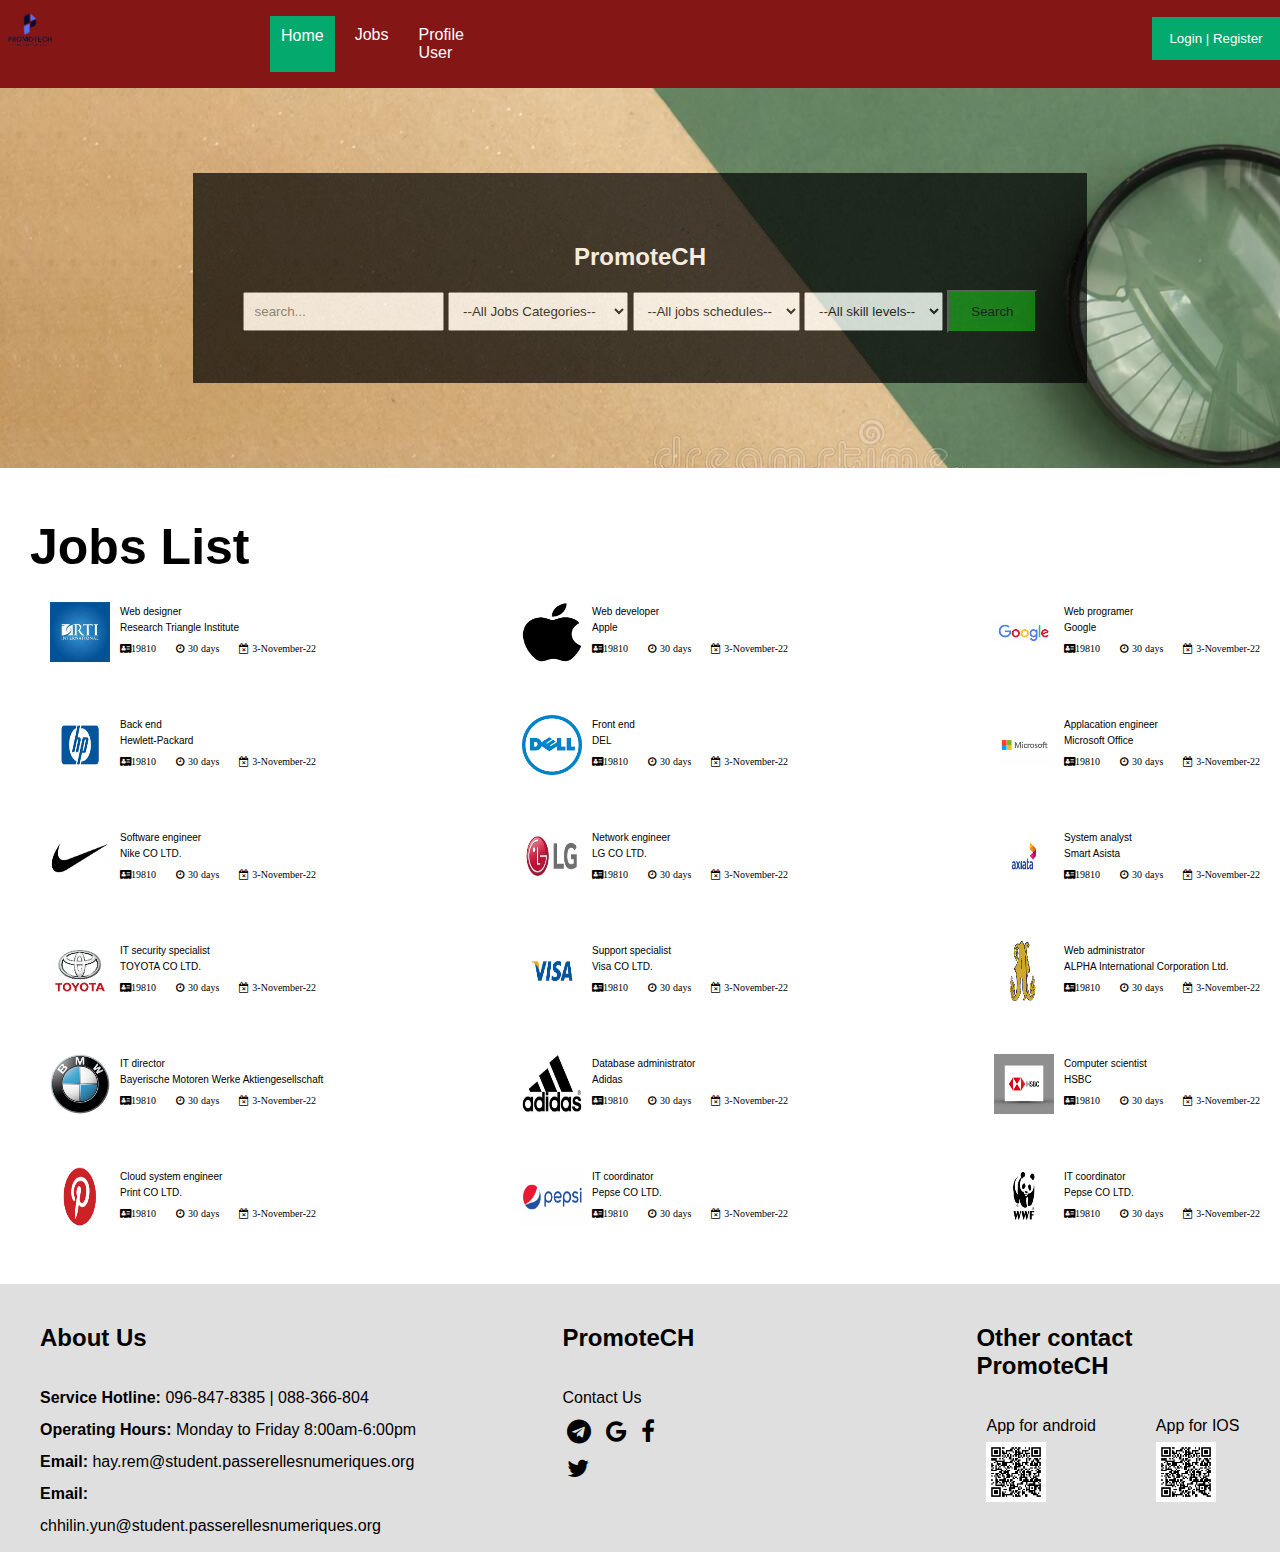
<file: index.html>
<!DOCTYPE html>
<html lang="en">
<head>
    <meta charset="UTF-8">
    <meta http-equiv="X-UA-Compatible" content="IE=edge">
    <meta name="viewport" content="width=device-width, initial-scale=1.0">
    <title>Home</title>
    <link rel="stylesheet" href="https://cdnjs.cloudflare.com/ajax/libs/font-awesome/4.7.0/css/font-awesome.min.css">
    <link rel="stylesheet" href="css/main.min.css">
    <link rel="stylesheet" href="css/home.min.css">
    
</head>
<body>
    <div class="container">
        <nav>
            <img src="image/logo.png" width="70px">
            <ul>
                <li class="active"><a href="#">Home</a></li>
                <li><a href="jobs/jobs.html">Jobs</a></li>
                <li><a href="profile/profile.html">Profile User</a></li>
            </ul>
            <div class="dropdown">
                <button class="dropbtn">Login | Register</button>
                <div class="dropdown-content">
                  <a href="login/login.html">Login</a>
                  <a href="register/register.html">Register</a>
                </div>
            </div>
        </nav>
        <div class="main">
            <div class="main-top">
                <div class="top">
                    <h2>PromoteCH</h2>
                    <div class="btn-search">
                        <input type="search" placeholder="search...">
                        <select name="jobs" id="jobs" >
                            <option value="choose" selected disabled >--All Jobs Categories--</option>
                            <option value="design">Web designer</option>
                            <option value="develop">Web developer</option>
                            <option value="program">Web programer</option>
                            <option value="back">Back end</option>
                            <option value="font">Front end</option>
                            <option value="data">Data scientist</option>
                            <option value="director">IT director</option>
                            <option value="database">Database administrator</option>
                            <option value="computer">Computer scientist</option>
                            <option value="web">Web administrator</option>
                            <option value="software">Software engineer</option>
                            <option value="software">Cloud system engineer</option>
                            <option value="software">Cloud system engineer</option>
                        </select>
                        <select name="schedaul" id="schedules">
                            <option value="choose" selected disabled>--All jobs schedules--</option>
                            <option value="full">Full-time</option>
                            <option value="part">Part-time</option>
                            <option value="short">Short-term</option>
                            <option value="intern">Internship</option>
                        </select>
                        <select name="level" id="level">
                            <option value="low" selected disabled>--All skill levels--</option>
                            <option value="low">Low skill</option>
                            <option value="medium">Medium skill</option>
                            <option value="high">High skill</option>
                        </select>
                        <button><a href="jobs/jobs.html">Search</a></button>
                    </div>
                </div>
            </div>
            <div class="main-center">
                <div class="lists">
                    <div class="jobs">
                        <h1>Jobs List</h1>
                    </div>
                    <ul>
                        <div class="jobs-detail">
                            <img src="image/rti.png">
                            <div class="detail">
                                <li><a>Web designer</a></li>
                                <span>Research Triangle Institute</span>
                                <div class="inp">
                                    <div class="id">
                                        <i class="fa fa-address-card" aria-hidden="true">19810</i>
                                    </div>
                                    <div class="clock">
                                        <i class="fa fa-clock-o" aria-hidden="true"> 30 days</i>
                                    </div>
                                    <div class="deadline">
                                        <i class="fa fa-calendar-times-o" aria-hidden="true"> 3-November-22</i>
                                    </div>
                                </div>
                            </div>
                        </div>
                        <div class="jobs-detail">
                            <img src="image/apple.png">
                            <div class="detail">
                                <li><a>Web developer</a></li>
                                <span>Apple</span>
                                <div class="inp">
                                    <div class="id">
                                        <i class="fa fa-address-card" aria-hidden="true">19810</i>
                                    </div>
                                    <div class="clock">
                                        <i class="fa fa-clock-o" aria-hidden="true"> 30 days</i>
                                    </div>
                                    <div class="deadline">
                                        <i class="fa fa-calendar-times-o" aria-hidden="true"> 3-November-22</i>
                                    </div>
                                </div>
                            </div>
                        </div>
                        <div class="jobs-detail">
                            <img src="image/google.png">
                            <div class="detail">
                                <li><a>Web programer</a></li>
                                <span>Google</span>
                                <div class="inp">
                                    <div class="id">
                                        <i class="fa fa-address-card" aria-hidden="true">19810</i>
                                    </div>
                                    <div class="clock">
                                        <i class="fa fa-clock-o" aria-hidden="true"> 30 days</i>
                                    </div>
                                    <div class="deadline">
                                        <i class="fa fa-calendar-times-o" aria-hidden="true"> 3-November-22</i>
                                    </div>
                                </div>
                            </div>
                        </div>
                    </ul>
                </div>
                <div class="lists">
                    <ul>
                        <div class="jobs-detail">
                            <img src="image/hp.png">
                            <div class="deatail">
                                <li><a>Back end</a></li>
                                <span>Hewlett-Packard</span>
                                <div class="inp">
                                    <div class="id">
                                        <i class="fa fa-address-card" aria-hidden="true">19810</i>
                                    </div>
                                    <div class="clock">
                                        <i class="fa fa-clock-o" aria-hidden="true"> 30 days</i>
                                    </div>
                                    <div class="deadline">
                                        <i class="fa fa-calendar-times-o" aria-hidden="true"> 3-November-22</i>
                                    </div>
                                </div>
                            </div>
                        </div>                                                              
                        <div class="jobs-detail">
                            <img src="image/del.png">
                            <div class="detail">
                                <li><a>Front end</a></li>
                                <span>DEL</span>
                                <div class="inp">
                                    <div class="id">
                                        <i class="fa fa-address-card" aria-hidden="true">19810</i>
                                    </div>
                                    <div class="clock">
                                        <i class="fa fa-clock-o" aria-hidden="true"> 30 days</i>
                                    </div>
                                    <div class="deadline">
                                        <i class="fa fa-calendar-times-o" aria-hidden="true"> 3-November-22</i>
                                    </div>
                                </div>
                            </div>
                        </div>   
                        <div class="jobs-detail">
                            <img src="image/microsoft.png">
                            <div class="detail">
                                <li><a>Applacation engineer</a></li>
                                <span>Microsoft Office</span>
                                <div class="inp">
                                    <div class="id">
                                        <i class="fa fa-address-card" aria-hidden="true">19810</i>
                                    </div>
                                    <div class="clock">
                                        <i class="fa fa-clock-o" aria-hidden="true"> 30 days</i>
                                    </div>
                                    <div class="deadline">
                                        <i class="fa fa-calendar-times-o" aria-hidden="true"> 3-November-22</i>
                                    </div>
                                </div>
                            </div>
                        </div>
                    </ul>
                </div>
                <div class="lists">
                    <ul>                            
                        <div class="jobs-detail">
                            <img src="image/nike.png">
                            <div class="detail">
                                <li><a>Software engineer</a></li>
                                <span>Nike CO LTD.</span>
                                <div class="inp">
                                    <div class="id">
                                        <i class="fa fa-address-card" aria-hidden="true">19810</i>
                                    </div>
                                    <div class="clock">
                                        <i class="fa fa-clock-o" aria-hidden="true"> 30 days</i>
                                    </div>
                                    <div class="deadline">
                                        <i class="fa fa-calendar-times-o" aria-hidden="true"> 3-November-22</i>
                                    </div>
                                </div>
                            </div>
                        </div>                            
                        <div class="jobs-detail">
                            <img src="image/lg.png">
                            <div class="detail">
                                <li><a>Network engineer</a></li>
                                <span>LG CO LTD.</span>
                                <div class="inp">
                                    <div class="id">
                                        <i class="fa fa-address-card" aria-hidden="true">19810</i>
                                    </div>
                                    <div class="clock">
                                        <i class="fa fa-clock-o" aria-hidden="true"> 30 days</i>
                                    </div>
                                    <div class="deadline">
                                        <i class="fa fa-calendar-times-o" aria-hidden="true"> 3-November-22</i>
                                    </div>
                                </div>
                            </div>
                        </div>                                                           
                        <div class="jobs-detail">
                            <img src="image/smart.png">
                            <div class="detail">
                                <li><a>System analyst</a></li>
                                <span>Smart Asista</span>
                                <div class="inp">
                                    <div class="id">
                                        <i class="fa fa-address-card" aria-hidden="true">19810</i>
                                    </div>
                                    <div class="clock">
                                        <i class="fa fa-clock-o" aria-hidden="true"> 30 days</i>
                                    </div>
                                    <div class="deadline">
                                        <i class="fa fa-calendar-times-o" aria-hidden="true"> 3-November-22</i>
                                    </div>
                                </div>
                            </div>
                        </div>
                    </ul>
                </div> 
                <div class="list">
                    <ul>
                        <div class="jobs-detail">
                            <img src="image/toyota.png">
                            <div class="detail">
                                <li><a>IT security specialist</a></li>
                                <span>TOYOTA CO LTD.</span>
                                <div class="inp">
                                    <div class="id">
                                        <i class="fa fa-address-card" aria-hidden="true">19810</i>
                                    </div>
                                    <div class="clock">
                                        <i class="fa fa-clock-o" aria-hidden="true"> 30 days</i>
                                    </div>
                                    <div class="deadline">
                                        <i class="fa fa-calendar-times-o" aria-hidden="true"> 3-November-22</i>
                                    </div>
                                </div>
                            </div>
                        </div>
                        <div class="jobs-detail">
                            <img src="image/visapng.jpg">
                            <div class="detail">
                                <li><a>Support specialist</a></li>
                                <span>Visa CO LTD.</span>
                                <div class="inp">
                                    <div class="id">
                                        <i class="fa fa-address-card" aria-hidden="true">19810</i>
                                    </div>
                                    <div class="clock">
                                        <i class="fa fa-clock-o" aria-hidden="true"> 30 days</i>
                                    </div>
                                    <div class="deadline">
                                        <i class="fa fa-calendar-times-o" aria-hidden="true"> 3-November-22</i>
                                    </div>
                                </div>
                            </div>
                        </div>
                        <div class="jobs-detail">
                            <img src="image/alpha.png">
                            <div class="detail">
                                <li><a>Web administrator</a></li>
                                <span>ALPHA International Corporation Ltd.</span>
                                <div class="inp">
                                    <div class="id">
                                        <i class="fa fa-address-card" aria-hidden="true">19810</i>
                                    </div>
                                    <div class="clock">
                                        <i class="fa fa-clock-o" aria-hidden="true"> 30 days</i>
                                    </div>
                                    <div class="deadline">
                                        <i class="fa fa-calendar-times-o" aria-hidden="true"> 3-November-22</i>
                                    </div>
                                </div>
                            </div>
                        </div> 
                    </ul>
                </div>
                <div class="lists">
                    <ul>
                        <div class="jobs-detail">
                            <img src="image/bmw.png">
                            <div class="detail">
                                <li><a>IT director</a></li>
                                <span>Bayerische Motoren Werke Aktiengesellschaft</span>
                                <div class="inp">
                                    <div class="id">
                                        <i class="fa fa-address-card" aria-hidden="true">19810</i>
                                    </div>
                                    <div class="clock">
                                        <i class="fa fa-clock-o" aria-hidden="true"> 30 days</i>
                                    </div>
                                    <div class="deadline">
                                        <i class="fa fa-calendar-times-o" aria-hidden="true"> 3-November-22</i>
                                    </div>
                                </div>
                            </div>
                        </div>                              
                        <div class="jobs-detail">
                            <img src="image/adidas.png">
                            <div class="detail">
                                <li><a>Database administrator</a></li>
                                <span>Adidas</span>
                                <div class="inp">
                                    <div class="id">
                                        <i class="fa fa-address-card" aria-hidden="true">19810</i>
                                    </div>
                                    <div class="clock">
                                        <i class="fa fa-clock-o" aria-hidden="true"> 30 days</i>
                                    </div>
                                    <div class="deadline">
                                        <i class="fa fa-calendar-times-o" aria-hidden="true"> 3-November-22</i>
                                    </div>
                                </div>
                            </div>
                        </div>                                
                        <div class="jobs-detail">
                            <img src="image/company.png">
                            <div class="detail">
                                <li><a>Computer scientist</a></li>
                                <span>HSBC</span>
                                <div class="inp">
                                    <div class="id">
                                        <i class="fa fa-address-card" aria-hidden="true">19810</i>
                                    </div>
                                    <div class="clock">
                                        <i class="fa fa-clock-o" aria-hidden="true"> 30 days</i>
                                    </div>
                                    <div class="deadline">
                                        <i class="fa fa-calendar-times-o" aria-hidden="true"> 3-November-22</i>
                                    </div>
                                </div>
                            </div>
                        </div> 
                    </ul>     
                </div>                          
                <div class="lists">
                    <ul>
                        <div class="jobs-detail">
                            <img src="image/print.png">
                            <div class="detail">
                                <li><a>Cloud system engineer</a></li>
                                <span>Print CO LTD.</span>
                                <div class="inp">
                                    <div class="id">
                                        <i class="fa fa-address-card" aria-hidden="true">19810</i>
                                    </div>
                                    <div class="clock">
                                        <i class="fa fa-clock-o" aria-hidden="true"> 30 days</i>
                                    </div>
                                    <div class="deadline">
                                        <i class="fa fa-calendar-times-o" aria-hidden="true"> 3-November-22</i>
                                    </div>
                                </div>
                            </div>
                        </div>                           
                        <div class="jobs-detail">
                            <img src="image/pepse.png">
                            <div class="detail">
                                <li><a>IT coordinator</a></li>
                                <span>Pepse CO LTD.</span>
                                <div class="inp">
                                    <div class="id">
                                        <i class="fa fa-address-card" aria-hidden="true">19810</i>
                                    </div>
                                    <div class="clock">
                                        <i class="fa fa-clock-o" aria-hidden="true"> 30 days</i>
                                    </div>
                                    <div class="deadline">
                                        <i class="fa fa-calendar-times-o" aria-hidden="true"> 3-November-22</i>
                                    </div>
                                </div>
                            </div>
                        </div>
                        <div class="jobs-detail">
                            <img src="image/WWF.jpg">
                            <div class="detail">
                                <li><a>IT coordinator</a></li>
                                <span>Pepse CO LTD.</span>
                                <div class="inp">
                                    <div class="id">
                                        <i class="fa fa-address-card" aria-hidden="true">19810</i>
                                    </div>
                                    <div class="clock">
                                        <i class="fa fa-clock-o" aria-hidden="true"> 30 days</i>
                                    </div>
                                    <div class="deadline">
                                        <i class="fa fa-calendar-times-o" aria-hidden="true"> 3-November-22</i>
                                    </div>
                                </div>
                            </div>
                        </div>
                    </ul>
                </div>                             
                            
                    </ul>
                </div>
            </div>
             <div class="main-bottom">
                <div class="about">
                    <h2>About Us</h2>
                    <span><b>Service Hotline:</b> 096-847-8385 | 088-366-804</span>
                    <span><b>Operating Hours:</b> Monday to Friday 8:00am-6:00pm</span>
                    <span><b>Email:</b> hay.rem@student.passerellesnumeriques.org</span>
                    <span><b>Email:</b> chhilin.yun@student.passerellesnumeriques.org</span>
                </div>
                <div class="contact">
                    <h2>PromoteCH</h2>
                    <span>Contact Us</span>
                    <div class="icons">
                        <i class="fa fa-telegram" aria-hidden="true"></i>
                        <i class="fa fa-google" aria-hidden="true"></i>
                        <i class="fa fa-facebook" aria-hidden="true"></i>
                        <i class="fa fa-twitter" aria-hidden="true"></i>
                    </div>
                </div>
                <div class="content">
                    <h2>Other contact PromoteCH</h2>
                    <div class="qrcode">
                        <div class="qrcode-first">
                            <span>App for android</span>
                            <img src="image/qrcode.png" width="90px">
                        </div>
                        <div class="qrcode-second">
                            <span>App for IOS</span>
                            <img src="image/qrcode.png" width="90px">
                        </div>
                    </div>
                </div>
            </div>
        </div>
    </div>
</body>
</html>
</file>
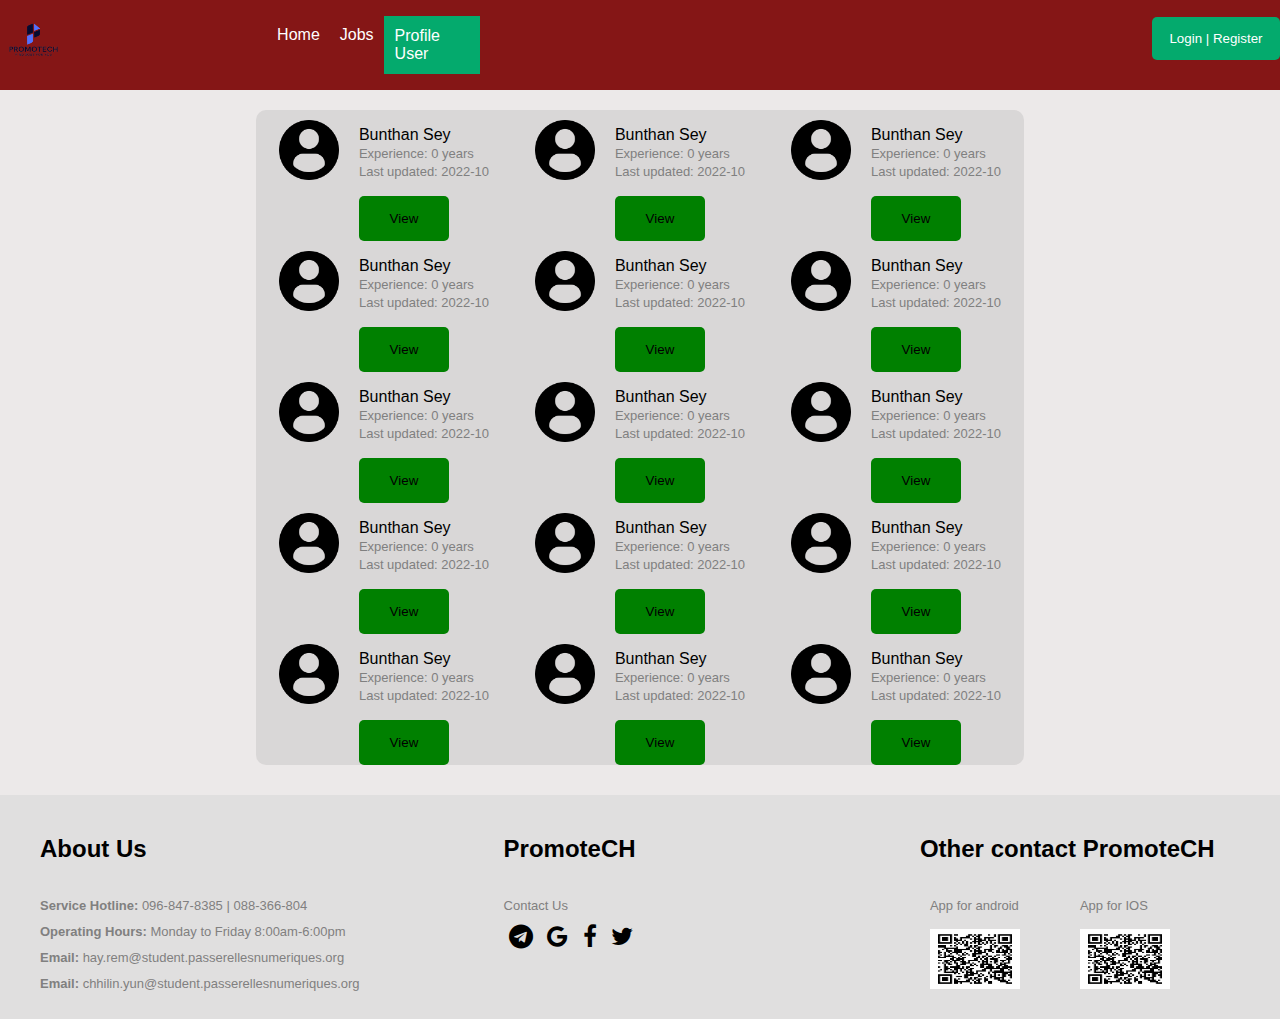
<file: jobs wanted/jobs wanted.html>
<!DOCTYPE html>
<html lang="en">

<head>
    <meta charset="UTF-8">
    <meta http-equiv="X-UA-Compatible" content="IE=edge">
    <meta name="viewport" content="width=device-width, initial-scale=1.0">
    <title>User Profile</title>
    <link rel="stylesheet" href="https://cdnjs.cloudflare.com/ajax/libs/font-awesome/4.7.0/css/font-awesome.min.css">
    <link rel="stylesheet" href="../css/jobs wanted.css">
    <link rel="stylesheet" href="../css/main.css">
</head>

<body>
    <div class="container">
        <nav>
        <img src="../image/logo.png" width="70px">
            <ul>
                <li><a href="../index.html">Home</a></li>
                <li ><a href="../jobs/jobs.html">Jobs</a></li>
                <li class="active"><a href="../jobs wanted/jobs wanted.html">Profile User</a></li>
            </ul>
            <div class="dropdown">
                <button class="dropbtn">Login | Register</button>
                <div class="dropdown-content">
                    <a href="../login/login.html">Login</a>
                    <a href="../register/register.html">Register</a>
                </div>
            </div>
        </nav>
        <main>
        <div class="section-1">
            <div class="card">

                <div class="letter">
                 <img src="../image/profile.png" alt="">
                </div>
                 <div class="letter">
                     <p>Bunthan Sey <br>
                        <span>Experience: 0 years</span> <br>
                        <span>Last updated: 2022-10</span> 
                    </p>
                     <button>View</button>         
                 </div>            
            </div>
            <div class="card">

                <div class="letter">
                 <img src="../image/profile.png" alt="">
                </div>
                 <div class="letter">
                     <p>Bunthan Sey <br>
                       <span>Experience: 0 years</span> <br>
                      <span>Last updated: 2022-10</span> 
                    </p>
                     <button>View</button>         
                 </div>
            </div>
            <div class="card">

                <div class="letter">
                 <img src="../image/profile.png" alt="">
                </div>
                 <div class="letter">
                     <p>Bunthan Sey <br>
                       <span>Experience: 0 years</span><br>
                      <span> Last updated: 2022-10</span>
                    </p>
                     <button>View</button>         
                 </div>
            </div>
        </div>
        <div class="section-2">
            <div class="card">

                <div class="letter">
                 <img src="../image/profile.png" alt="">
                </div>
                 <div class="letter">
                     <p>Bunthan Sey <br>
                        <span>Experience: 0 years</span> <br>
                        <span>Last updated: 2022-10</span> 
                    </p>
                     <button>View</button>         
                 </div>            
            </div>
            <div class="card">

                <div class="letter">
                 <img src="../image/profile.png" alt="">
                </div>
                 <div class="letter">
                     <p>Bunthan Sey <br>
                       <span>Experience: 0 years</span> <br>
                      <span>Last updated: 2022-10</span> 
                    </p>
                     <button>View</button>         
                 </div>
            </div>
            <div class="card">

                <div class="letter">
                 <img src="../image/profile.png" alt="">
                </div>
                 <div class="letter">
                     <p>Bunthan Sey <br>
                       <span>Experience: 0 years</span><br>
                      <span> Last updated: 2022-10</span>
                    </p>
                     <button>View</button>         
                 </div>
            </div>
        </div>
        <div class="section-3">
            <div class="card">

                <div class="letter">
                 <img src="../image/profile.png" alt="">
                </div>
                 <div class="letter">
                     <p>Bunthan Sey <br>
                        <span>Experience: 0 years</span> <br>
                        <span>Last updated: 2022-10</span> 
                    </p>
                     <button>View</button>         
                 </div>            
            </div>
            <div class="card">

                <div class="letter">
                 <img src="../image/profile.png" alt="">
                </div>
                 <div class="letter">
                     <p>Bunthan Sey <br>
                       <span>Experience: 0 years</span> <br>
                      <span>Last updated: 2022-10</span> 
                    </p>
                     <button>View</button>         
                 </div>
            </div>
            <div class="card">

                <div class="letter">
                 <img src="../image/profile.png" alt="">
                </div>
                 <div class="letter">
                     <p>Bunthan Sey <br>
                       <span>Experience: 0 years</span><br>
                      <span> Last updated: 2022-10</span>
                    </p>
                     <button>View</button>         
                 </div>
            </div>
        </div>
        <div class="section-4">
            <div class="card">

                <div class="letter">
                 <img src="../image/profile.png" alt="">
                </div>
                 <div class="letter">
                     <p>Bunthan Sey <br>
                        <span>Experience: 0 years</span> <br>
                        <span>Last updated: 2022-10</span> 
                    </p>
                     <button>View</button>         
                 </div>            
            </div>
            <div class="card">

                <div class="letter">
                 <img src="../image/profile.png" alt="">
                </div>
                 <div class="letter">
                     <p>Bunthan Sey <br>
                       <span>Experience: 0 years</span> <br>
                      <span>Last updated: 2022-10</span> 
                    </p>
                     <button>View</button>         
                 </div>
            </div>
            <div class="card">

                <div class="letter">
                 <img src="../image/profile.png" alt="">
                </div>
                 <div class="letter">
                     <p>Bunthan Sey <br>
                       <span>Experience: 0 years</span><br>
                      <span> Last updated: 2022-10</span>
                    </p>
                     <button>View</button>         
                 </div>
            </div>
        </div>
        <div class="section-5">
            <div class="card">

                <div class="letter">
                 <img src="../image/profile.png" alt="">
                </div>
                 <div class="letter">
                     <p>Bunthan Sey <br>
                        <span>Experience: 0 years</span> <br>
                        <span>Last updated: 2022-10</span> 
                    </p>
                     <button>View</button>         
                 </div>            
            </div>
            <div class="card">

                <div class="letter">
                 <img src="../image/profile.png" alt="">
                </div>
                 <div class="letter">
                     <p>Bunthan Sey <br>
                       <span>Experience: 0 years</span> <br>
                      <span>Last updated: 2022-10</span> 
                    </p>
                     <button>View</button>         
                 </div>
            </div>
            <div class="card">

                <div class="letter">
                 <img src="../image/profile.png" alt="">
                </div>
                 <div class="letter">
                     <p>Bunthan Sey <br>
                       <span>Experience: 0 years</span><br>
                      <span> Last updated: 2022-10</span>
                    </p>
                     <button>View</button>         
                 </div>
            </div>
        </div>
    </main>
    <div class="main-bottom">
        <div class="about">
            <h2>About Us</h2>
            <span><b>Service Hotline:</b> 096-847-8385 | 088-366-804</span>
            <span><b>Operating Hours:</b> Monday to Friday 8:00am-6:00pm</span>
            <span><b>Email:</b> hay.rem@student.passerellesnumeriques.org</span>
            <span><b>Email:</b> chhilin.yun@student.passerellesnumeriques.org</span>
        </div>
        <div class="contact">
            <h2>PromoteCH</h2>
            <span>Contact Us</span>
            <div class="icons">
                <i class="fa fa-telegram" aria-hidden="true"></i>
                <i class="fa fa-google" aria-hidden="true"></i>
                <i class="fa fa-facebook" aria-hidden="true"></i>
                <i class="fa fa-twitter" aria-hidden="true"></i>
            </div>
        </div>
        <div class="content">
            <h2>Other contact PromoteCH</h2>
            <div class="qrcode">
                <div class="qrcode-first">
                    <span>App for android</span>
                    <img src="../image/qrcode.png" width="90px">
                </div>
                <div class="qrcode-second">
                    <span>App for IOS</span>
                    <img src="../image/qrcode.png" width="90px">
                </div>
            </div>
        </div>
    </div>
    

    
</body>

</html>
</file>
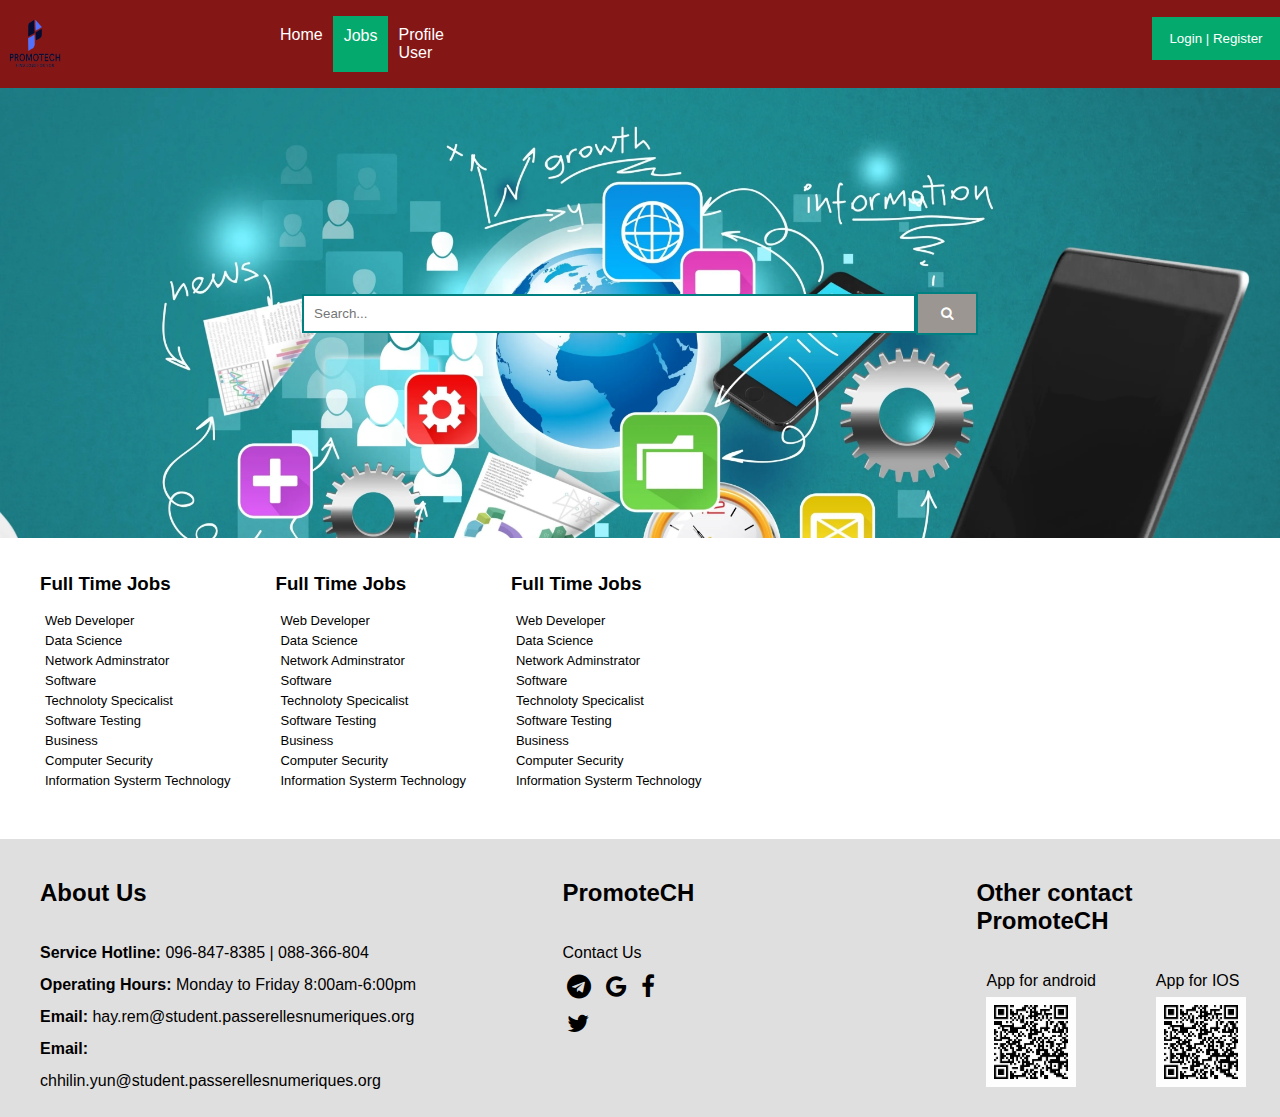
<file: jobs/jobs.html>
<!DOCTYPE html>
<html lang="en">

<head>
    <meta charset="UTF-8">
    <meta http-equiv="X-UA-Compatible" content="IE=edge">
    <meta name="viewport" content="width=device-width, initial-scale=1.0">
    <title>Jobs</title>
    <link rel="stylesheet" href="https://cdnjs.cloudflare.com/ajax/libs/font-awesome/4.7.0/css/font-awesome.min.css">
    <link rel="stylesheet" href="../css/jobs.css">
    <link rel="stylesheet" href="../css/main.css">

</head>

<body>
    <div class="container">
        <nav>
            <img src="../image/logo.png" width="70px">
            <ul>
                <li><a href="../index.html">Home</a></li>
                <li class="active"><a href="#">Jobs</a></li>
                <li><a href="../jobs wanted/jobs wanted.html">Profile User</a></li>
            </ul>
            <div class="dropdown">
                <button class="dropbtn">Login | Register</button>
                <div class="dropdown-content">
                    <a href="../login/login.html">Login</a>
                    <a href="../register/register.html">Register</a>
                </div>
            </div>
        </nav>
        <div class="section-1">
            <div class="btn-search">

                <input type="search" placeholder="Search...">
                <button>
                    <i class="fa fa-search" aria-hidden="true"> </i>
                </button>
            </div>
        </div>
        <div class="section-2">
            <div class="card">

                <ul>
                    <h3>Full Time Jobs</h3>
                    <li>
                        <a href="../login/login.html">Web Developer</a>
                    </li>
                    <li>
                        <a href="../login/login.html">Data Science</a>
                    </li>
                    <li>
                        <a href="../login/login.html"> Network Adminstrator</a>
                    </li>
                    <li>
                        <a href="../login/login.html">Software</a>
                    </li>
                    <li>
                        <a href="../login/login.html">Technoloty Specicalist</a>
                    </li>
                    <li>
                        <a href="../login/login.html">Software Testing</a>
                    </li>
                    <li>
                        <a href="../login/login.html">Business</a>
                    </li>
                    <li>
                        <a href="../login/login.html">Computer Security</a>
                    </li>
                    <li>
                        <a href="../login/login.html">Information Systerm Technology</a>
                    </li>
                </ul>
            </div>
            <div class="card">
                <ul>
                    <h3>Full Time Jobs</h3>
                    <li>
                        <a href="../login/login.html">Web Developer</a>
                    </li>
                    <li>
                        <a href="../login/login.html">Data Science</a>
                    </li>
                    <li>
                        <a href="../login/login.html"> Network Adminstrator</a>
                    </li>
                    <li>
                        <a href="../login/login.html">Software</a>
                    </li>
                    <li>
                        <a href="../login/login.html">Technoloty Specicalist</a>
                    </li>
                    <li>
                        <a href="../login/login.html">Software Testing</a>
                    </li>
                    <li>
                        <a href="../login/login.html">Business</a>
                    </li>
                    <li>
                        <a href="../login/login.html">Computer Security</a>
                    </li>
                    <li>
                        <a href="../login/login.html">Information Systerm Technology</a>
                    </li>
                </ul>
            </div>
            <div class="card">
                <ul>
                    <h3>Full Time Jobs</h3>
                    <li>
                        <a href="../login/login.html">Web Developer</a>
                    </li>
                    <li>
                        <a href="../login/login.html">Data Science</a>
                    </li>
                    <li>
                        <a href="../login/login.html"> Network Adminstrator</a>
                    </li>
                    <li>
                        <a href="../login/login.html">Software</a>
                    </li>
                    <li>
                        <a href="../login/login.html">Technoloty Specicalist</a>
                    </li>
                    <li>
                        <a href="../login/login.html">Software Testing</a>
                    </li>
                    <li>
                        <a href="../login/login.html">Business</a>
                    </li>
                    <li>
                        <a href="../login/login.html">Computer Security</a>
                    </li>
                    <li>
                        <a href="../login/login.html">Information Systerm Technology</a>
                    </li>
                </ul>
            </div>
        </div>
        <div class="main-bottom">
            <div class="about">
                <h2>About Us</h2>
                <span><b>Service Hotline:</b> 096-847-8385 | 088-366-804</span>
                <span><b>Operating Hours:</b> Monday to Friday 8:00am-6:00pm</span>
                <span><b>Email:</b> hay.rem@student.passerellesnumeriques.org</span>
                <span><b>Email:</b> chhilin.yun@student.passerellesnumeriques.org</span>
            </div>
            <div class="contact">
                <h2>PromoteCH</h2>
                <span>Contact Us</span>
                <div class="icons">
                    <i class="fa fa-telegram" aria-hidden="true"></i>
                    <i class="fa fa-google" aria-hidden="true"></i>
                    <i class="fa fa-facebook" aria-hidden="true"></i>
                    <i class="fa fa-twitter" aria-hidden="true"></i>
                </div>
            </div>
            <div class="content">
                <h2>Other contact PromoteCH</h2>
                <div class="qrcode">
                    <div class="qrcode-first">
                        <span>App for android</span>
                        <img src="../image/qrcode.png" width="90px">
                    </div>
                    <div class="qrcode-second">
                        <span>App for IOS</span>
                        <img src="../image/qrcode.png" width="90px">
                    </div>
                </div>
            </div>
        </div>

    </div>
</body>

</html>
</file>
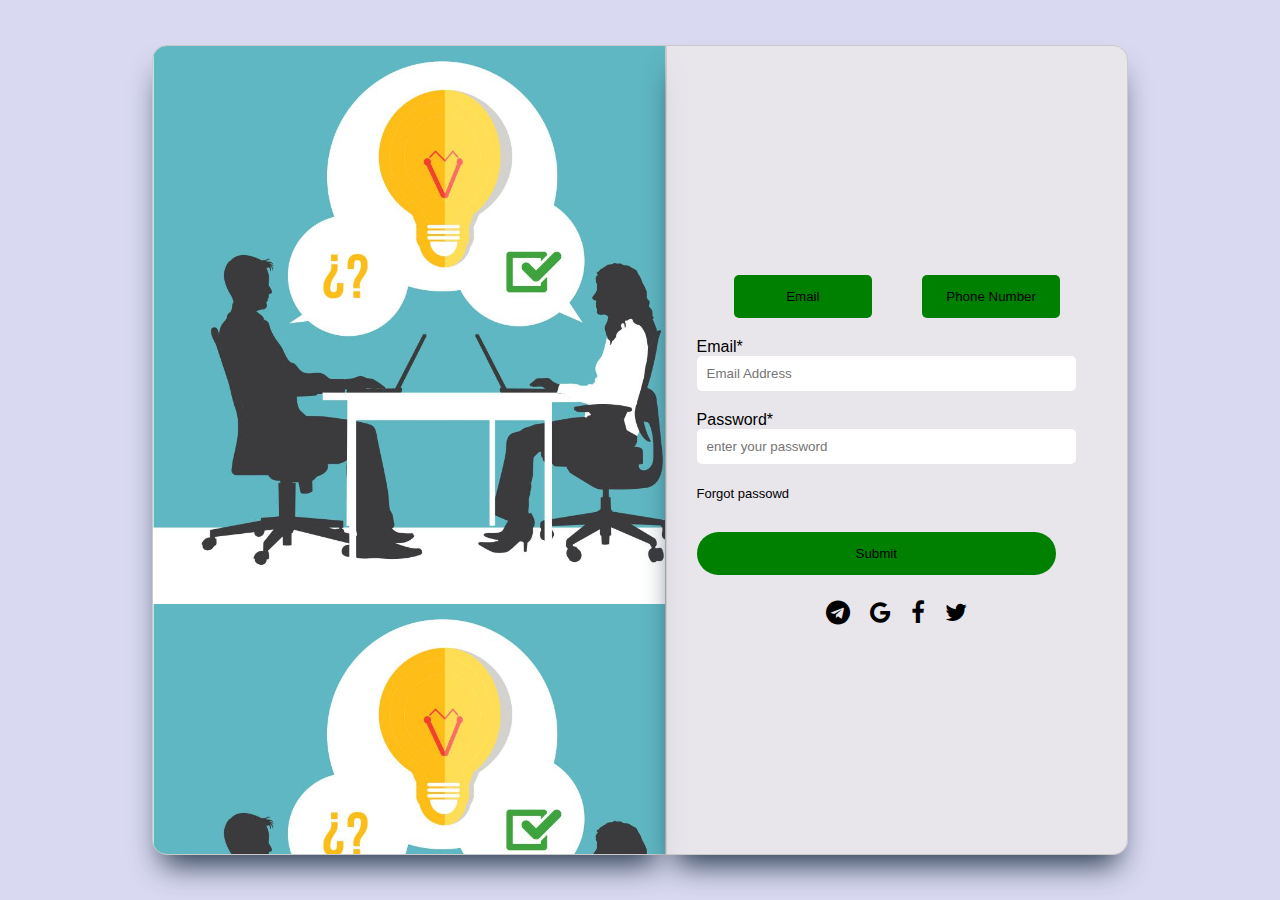
<file: login/login.html>
<!DOCTYPE html>
<html lang="en">

<head>
    <meta charset="UTF-8">
    <meta http-equiv="X-UA-Compatible" content="IE=edge">
    <meta name="viewport" content="width=device-width, initial-scale=1.0">
    <title>login</title>
    <link rel="stylesheet" href="https://cdnjs.cloudflare.com/ajax/libs/font-awesome/4.7.0/css/font-awesome.min.css">
    <link rel="stylesheet" href="../css/login.css">
    <link rel="stylesheet" href="../css/main.min.css">
</head>

<body>
    <main>
        <div class="main-left">
        </div>
        <div class="main-right">
            <div class="btn">
                <button>Email</button>
                <button><a href="login-number/login-number.html">Phone Number</a></button>
            </div>
            <div class="text">
                <label for="email">Email*<label>
                <input type="email" placeholder="Email Address" required>
            </div>
            <div class="text">
                <label for="password">Password*</label>
                <input type="password" placeholder="enter your password" required minlength="8">
            </div>
            <div class="text inp">
                <label for="forgot-password"><a href="#" class="fg-pws">Forgot passowd</a><label>
                <button>Submit</button>
            </div>
            <div class="icon">
                <a href="#">
                    <i class="fa fa-telegram" aria-hidden="true"></i>
                </a>
                <a href="#">
                    <i class="fa fa-google" aria-hidden="true"></i>
                </a>
                <a href="#">
                    <i class="fa fa-facebook" aria-hidden="true"></i>
                </a>
                <a href="#">
                    <i class="fa fa-twitter" aria-hidden="true"></i>
                </a>

            </div>
        </div>
    </main>
    
</body>

</html>
</file>
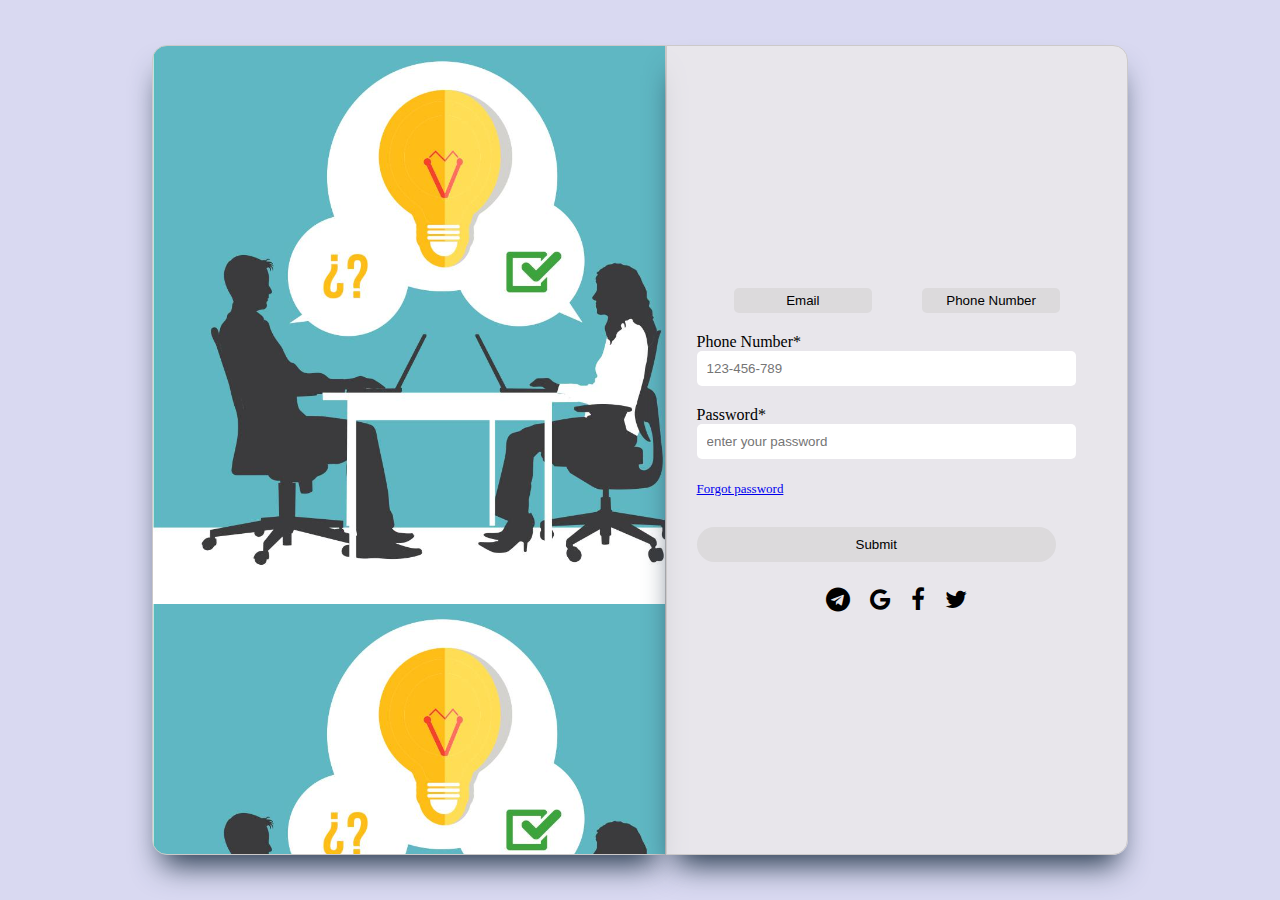
<file: login/login-number/login-number.html>
<!DOCTYPE html>
<html lang="en">

<head>
    <meta charset="UTF-8">
    <meta http-equiv="X-UA-Compatible" content="IE=edge">
    <meta name="viewport" content="width=device-width, initial-scale=1.0">
    <title>login-number</title>
    <link rel="stylesheet" href="https://cdnjs.cloudflare.com/ajax/libs/font-awesome/4.7.0/css/font-awesome.min.css">
    <link rel="stylesheet" href="../../css/login-number.css">
    <link rel="stylesheet" href="../../css/login-number.css.map">
</head>

<body>
    <main>
        <div class="main-left">
        </div>
        <div class="main-right">
            <div class="btn">
                <button><a href="../login.html">Email</a></button>
                <button><a href="#"></a> Phone Number</button>
            </div>
            <div class="text">
                <label for="tel">Phone Number*<label>
                <input type="tel" placeholder="123-456-789" required>
            </div>
            <div class="text">
                <label for="password">Password*</label>
                <input type="password" placeholder="enter your password" required minlength="8">
                <label for="forgot-password"><a href="#" class="fg-pws">Forgot password</a> <label>
            </div>
            <div class="text inp">
                <button>Submit</button>
            </div>
            <div class="icon">
                <a href="#">
                    <i class="fa fa-telegram" aria-hidden="true"></i>
                </a>
                <a href="#">
                    <i class="fa fa-google" aria-hidden="true"></i>
                </a>
                <a href="#">
                    <i class="fa fa-facebook" aria-hidden="true"></i>
                </a>
                <a href="#">
                    <i class="fa fa-twitter" aria-hidden="true"></i>
                </a>

            </div>
        </div>
    </main>
    
</body>

</html>
</file>
<file: css/jobs wanted.css>
body {
  margin: 0;
  padding: 0;
  width: 100%;
  height: 100vh;
  background-color: rgb(236, 233, 233);
}

main {
  margin-top: 20px;
}

.section-1,
.section-2,
.section-3,
.section-4,
.section-5 {
  display: flex;
  width: 60%;
  margin: auto;
  justify-content: space-around;
  background-color: rgba(214, 212, 212, 0.877);
}

.section-1 {
  border-top-left-radius: 10px;
  border-top-right-radius: 10px;
}

.section-5 {
  border-bottom-left-radius: 10px;
  border-bottom-right-radius: 10px;
}

.card {
  display: flex;
  gap: 20px;
}

span {
  color: gray;
  font-size: small;
}

img {
  width: 60x;
  height: 60px;
  margin-top: 10px;
}

button {
  border: none;
  border-radius: 5px;
}

.letter button {
  height: 5vh;
}

main button:hover {
  cursor: pointer;
  background-color: teal;
  color: white;
}/*# sourceMappingURL=jobs wanted.css.map */
</file>
<file: css/main.css>
nav {
  background: rgb(133, 22, 22);
  display: flex;
  position: -webkit-sticky;
  position: sticky;
  top: 0;
}
nav ul {
  display: flex;
  margin-left: 10rem;
}
nav ul li {
  list-style: none;
  padding: 10px;
}
nav ul li a {
  text-decoration: none;
  color: white;
}

.dropbtn {
  background-color: #04AA6D;
  color: white;
  width: 8rem;
  border: none;
}

.dropdown {
  position: relative;
  display: inline-block;
  margin: 17px 0 0 42rem;
}

.dropdown-content {
  display: none;
  position: absolute;
  background-color: #f1f1f1;
  min-width: 160px;
  box-shadow: 0px 8px 16px 0px rgba(0, 0, 0, 0.2);
  z-index: 1;
}

.dropdown-content a {
  color: black;
  padding: 12px 16px;
  text-decoration: none;
  display: block;
}

.dropdown-content a:hover {
  background-color: #ddd;
}

.dropdown:hover .dropdown-content {
  display: block;
}

.dropdown:hover .dropbtn {
  background-color: #3e8e41;
}

.active {
  border: 1px solid #04AA6D;
  background-color: #04AA6D;
}

body {
  margin: 0;
  padding: 0;
  font-family: sans-serif;
}

.main-bottom {
  display: flex;
  border: 10px;
  background: rgb(224, 223, 223);
  padding: 10px;
}

a {
  text-decoration: none;
  color: black;
}

button {
  background-color: green;
  height: 43px;
  width: 90px;
}

.main-bottom {
  margin-top: 30px;
}

.about {
  display: flex;
  flex-direction: column;
  line-height: 2;
  margin-left: 30px;
}

.contact {
  display: flex;
  flex-direction: column;
  line-height: 2;
  margin-left: 9rem;
}
.contact i {
  margin: 5px;
  font-size: x-large;
}

.content {
  padding: 10px;
  margin-left: 17rem;
}
.content .qrcode {
  padding: 10px;
  display: flex;
}
.content .qrcode-first {
  display: flex;
  flex-direction: column;
  margin-right: 10px;
  line-height: 2;
}
.content .qrcode-second {
  display: flex;
  flex-direction: column;
  margin-left: 50px;
  line-height: 2;
}/*# sourceMappingURL=main.css.map */
</file>
<file: css/jobs.css>
body {
  margin: 0;
  padding: 0;
  width: 100%;
  height: 100vh;
}

.section-1 {
  display: flex;
  height: 50vh;
  align-items: center;
  justify-content: center;
  background-color: gray;
  background-image: url(../image/technology.png);
  background-size: 100%;
}

.btn-search {
  width: 80%;
  display: flex;
  justify-content: center;
  align-items: center;
}

.section-1 input {
  width: 60%;
  padding: 10px;
  border: 2px solid teal;
}

.section-1 button {
  width: 6%;
  border: 2px solid teal;
  background-color: rgb(156, 150, 147);
}

.fa-search {
  color: white;
}

.section-2 {
  display: flex;
  height: 60%;
}

.section-2 .card {
  display: flex;
}

.section-2 li {
  list-style: none;
  margin: 5px;
  display: flex;
  font-size: small;
}/*# sourceMappingURL=jobs.css.map */
</file>
<file: css/login.css>
body {
  margin: 0;
  padding: 0;
  display: flex;
  height: 100vh;
  background-color: rgb(217, 217, 241);
}

main {
  display: flex;
  justify-content: center;
  margin: auto;
  width: 80%;
  height: 90vh;
  box-shadow: 50px solid greenyellow;
}

.main-left {
  border-bottom-left-radius: 15px;
  border-right: none;
  border: 1px solid rgb(204, 201, 201);
  border-top-left-radius: 15px;
  background-color: aquamarine;
  background-image: url(../image/What-is-Job-Sharing.jpg);
  box-shadow: rgb(38, 57, 77) 0px 20px 30px -10px;
  background-size: 110%;
  width: 50%;
}
.main-right {
  background-color: rgba(236, 233, 233, 0.781);
  display: flex;
  border-left: none;
  box-shadow: rgb(38, 57, 77) 0px 20px 30px -10px;
  border: 1px solid rgb(204, 201, 201);
  width: 45%;
  border-top-right-radius: 15px;
  border-bottom-right-radius: 15px;
  flex-direction: column;
  justify-content: center;
}

.btn {
  display: flex;
  justify-content: center;
  gap: 50px;
}

.btn button {
  width: 30%;
  align-items: center;
  margin-bottom: 20px;
  padding: 5px;
  border: none;
  border-radius: 5px;
  cursor: pointer;
}

.btn a {
  text-decoration: none;
  color: black;
}

button {
  background: rgba(212, 211, 211, 0.63);
}

button:hover {
  background-color: teal;
  cursor: pointer;
}

.text input,
.text button {
  width: 78%;
  justify-content: center;
  align-items: center;
  border-radius: 30px;
  margin-left: 30px;
}

.text button {
  display: flex;
  margin-top: 30px;
  padding: 10px;
  border: none;
}

.fg-pws {
  font-size: small;
}

.text input {
  display: flex;
  padding: 10px;
  border-radius: 5px;
  border: none;
  margin-bottom: 20px;
}

.text label {
  margin-left: 30px;
}

.icon {
  display: flex;
  justify-content: center;
  margin-top: 25px;
  gap: 20px;
}

.fa {
  font-size: x-large;
}/*# sourceMappingURL=login.css.map */
</file>
<file: css/login-number.css>
body {
  margin: 0;
  padding: 0;
  display: flex;
  height: 100vh;
  background-color: rgb(217, 217, 241);
}

main {
  display: flex;
  justify-content: center;
  margin: auto;
  width: 80%;
  height: 90vh;
  box-shadow: 50px solid greenyellow;
}

.main-left {
  border-bottom-left-radius: 15px;
  border-right: none;
  border: 1px solid rgb(204, 201, 201);
  border-top-left-radius: 15px;
  background-color: aquamarine;
  background-image: url(../image/What-is-Job-Sharing.jpg);
  box-shadow: rgb(38, 57, 77) 0px 20px 30px -10px;
  background-size: 110%;
  width: 50%;
}
.main-right {
  background-color: rgba(236, 233, 233, 0.781);
  display: flex;
  border-left: none;
  box-shadow: rgb(38, 57, 77) 0px 20px 30px -10px;
  border: 1px solid rgb(204, 201, 201);
  width: 45%;
  border-top-right-radius: 15px;
  border-bottom-right-radius: 15px;
  flex-direction: column;
  justify-content: center;
}

.btn {
  display: flex;
  justify-content: center;
  gap: 50px;
}

.btn button {
  width: 30%;
  align-items: center;
  margin-bottom: 20px;
  padding: 5px;
  border: none;
  border-radius: 5px;
  cursor: pointer;
}

.btn a {
  text-decoration: none;
  color: black;
}

button {
  background: rgba(212, 211, 211, 0.63);
}

button:hover {
  background-color: teal;
  cursor: pointer;
}

.text input,
.text button {
  width: 78%;
  justify-content: center;
  align-items: center;
  border-radius: 30px;
  margin-left: 30px;
}

.text button {
  display: flex;
  margin-top: 30px;
  padding: 10px;
  border: none;
}

.fg-pws {
  font-size: small;
}

.text input {
  display: flex;
  padding: 10px;
  border-radius: 5px;
  border: none;
  margin-bottom: 20px;
}

.text label {
  margin-left: 30px;
}

.icon {
  display: flex;
  justify-content: center;
  margin-top: 25px;
  gap: 20px;
}

.fa {
  font-size: x-large;
  color: black;
}/*# sourceMappingURL=login-number.css.map */
</file>
<file: css/main.min.css>
nav{background:#851616;display:flex;position:-webkit-sticky;position:sticky;top:0}nav ul{display:flex;margin-left:10rem}nav ul li{list-style:none;padding:10px}nav ul li a{text-decoration:none;color:#fff}.dropbtn{background-color:#04aa6d;color:#fff;width:8rem;border:none}.dropdown{position:relative;display:inline-block;margin:17px 0 0 42rem}.dropdown-content{display:none;position:absolute;background-color:#f1f1f1;min-width:160px;box-shadow:0px 8px 16px 0px rgba(0,0,0,.2);z-index:1}.dropdown-content a{color:#000;padding:12px 16px;text-decoration:none;display:block}.dropdown-content a:hover{background-color:#ddd}.dropdown:hover .dropdown-content{display:block}.dropdown:hover .dropbtn{background-color:#3e8e41}.active{border:1px solid #04aa6d;background-color:#04aa6d}body{margin:0;padding:0;font-family:sans-serif}.main-bottom{display:flex;border:10px;background:#e0dfdf;padding:10px}a{text-decoration:none;color:#000}button{background-color:green;height:43px;width:90px}.main-bottom{margin-top:30px}.about{display:flex;flex-direction:column;line-height:2;margin-left:30px}.contact{display:flex;flex-direction:column;line-height:2;margin-left:9rem}.contact i{margin:5px;font-size:x-large}.content{padding:10px;margin-left:17rem}.content .qrcode{padding:10px;display:flex}.content .qrcode-first{display:flex;flex-direction:column;margin-right:10px;line-height:2}.content .qrcode-second{display:flex;flex-direction:column;margin-left:50px;line-height:2}/*# sourceMappingURL=main.min.css.map */
</file>
<file: css/home.min.css>
.main-top{display:flex;justify-content:center;align-items:center;background-image:url(../image/home.png);padding:10px;height:40vh}.main-top h2{color:#fff;text-align:center}.main .top{border:1px;background:#000;padding:50px;opacity:.7}.main select,.main input,.main button{padding:10px}.main-center{display:flex;flex-direction:column}.main-center .lists{display:flex;justify-content:space-between}.main-center h1{margin:50px 0 0 30px;font-size:50px}.main-center li{list-style:none;line-height:2}.main-bottom{display:flex;border:10px;background:#e0dfdf;padding:10px}.main a{text-decoration:none;color:#000}.main button{background-color:green;height:43px;width:90px}.main-bottom{margin-top:30px}.about{display:flex;flex-direction:column;line-height:2;margin-left:30px}.contact{display:flex;flex-direction:column;line-height:2;margin-left:9rem}.contact i{margin:5px;font-size:x-large}.content{padding:10px;margin-left:17rem}.content .qrcode{padding:10px;display:flex}.content .qrcode-first{display:flex;flex-direction:column;margin-right:10px;line-height:2}.content .qrcode-second{display:flex;flex-direction:column;margin-left:50px;line-height:2}.container{display:flex;flex-direction:column}.lists{display:flex;flex-direction:column}.main-center{display:flex;flex-direction:column}ul{display:flex;justify-content:space-between}ul li{list-style:none;margin-left:10px}ul span{margin-left:10px}.jobs-detail{display:flex;padding:10px;font-size:10px}.jobs-detail .inp{display:flex}.jobs-detail .inp i{padding:10px}img{width:60px;height:60px}/*# sourceMappingURL=home.min.css.map */
</file>
